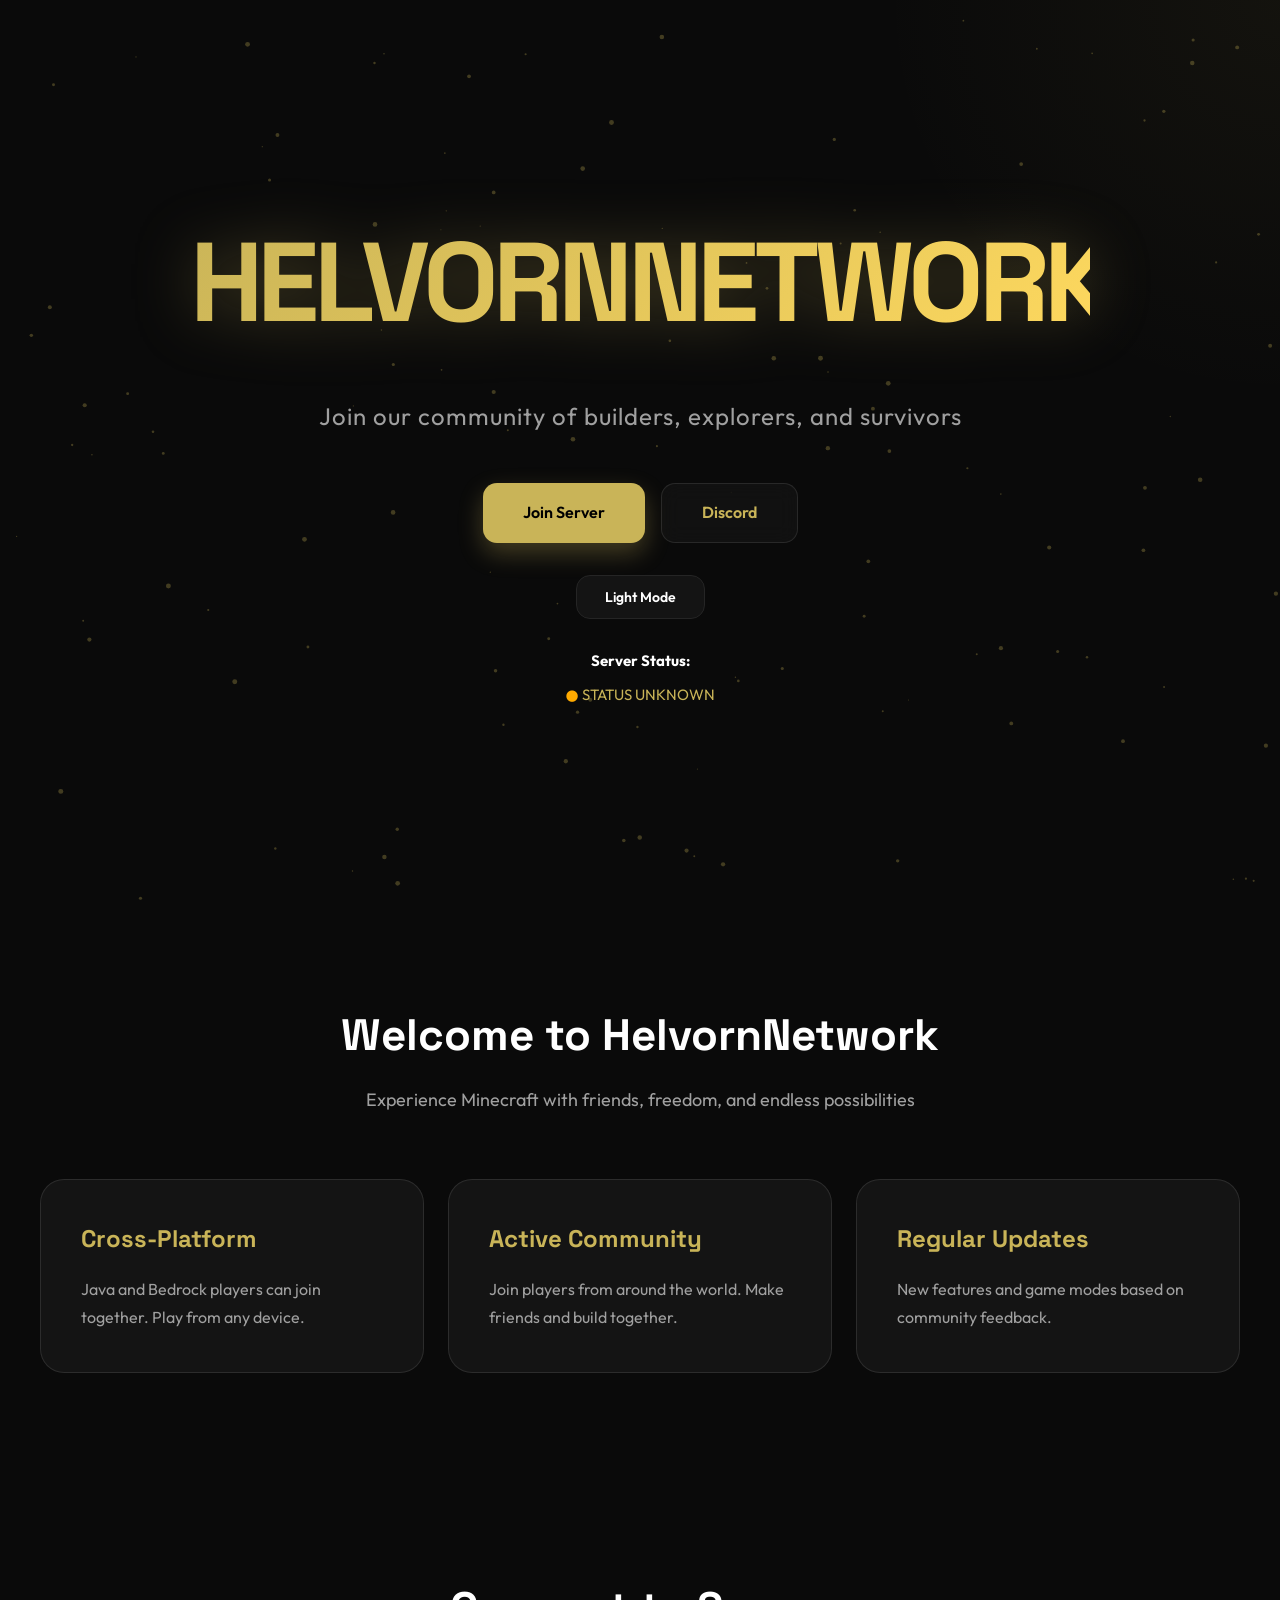
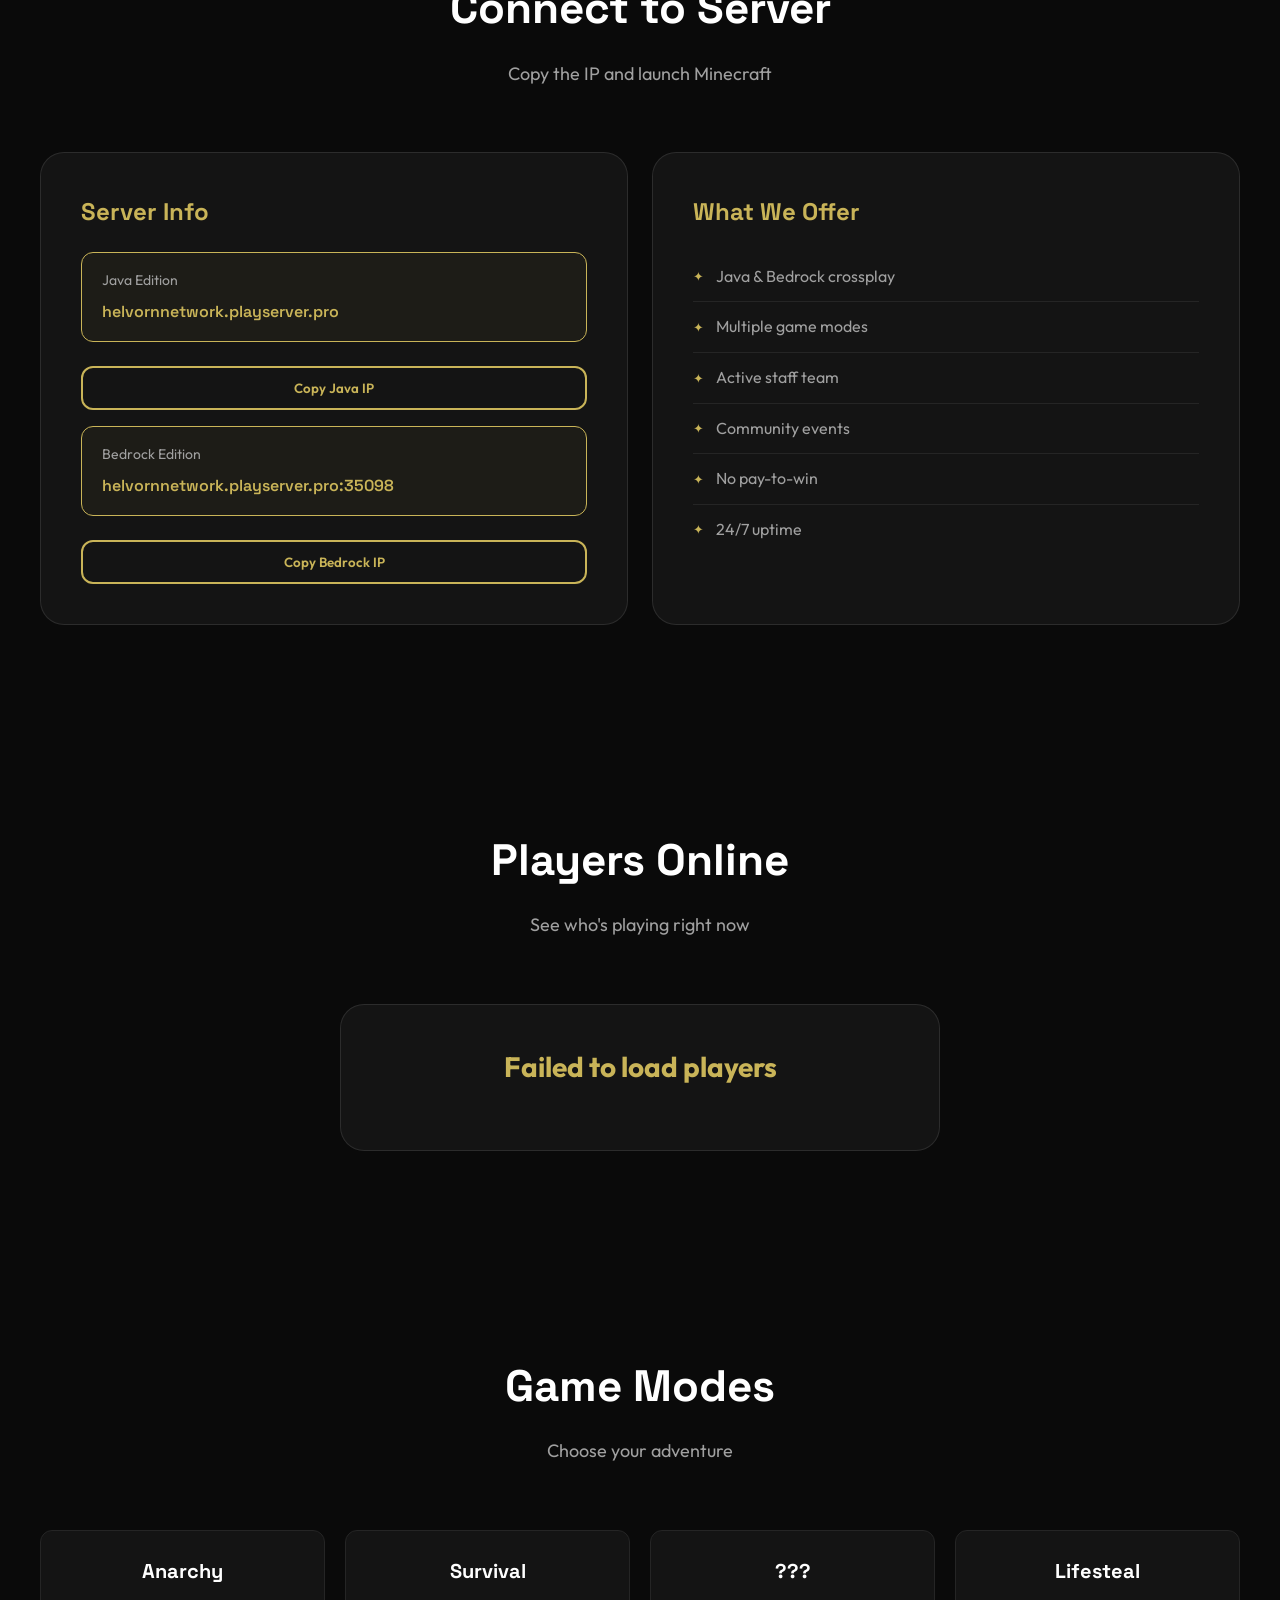
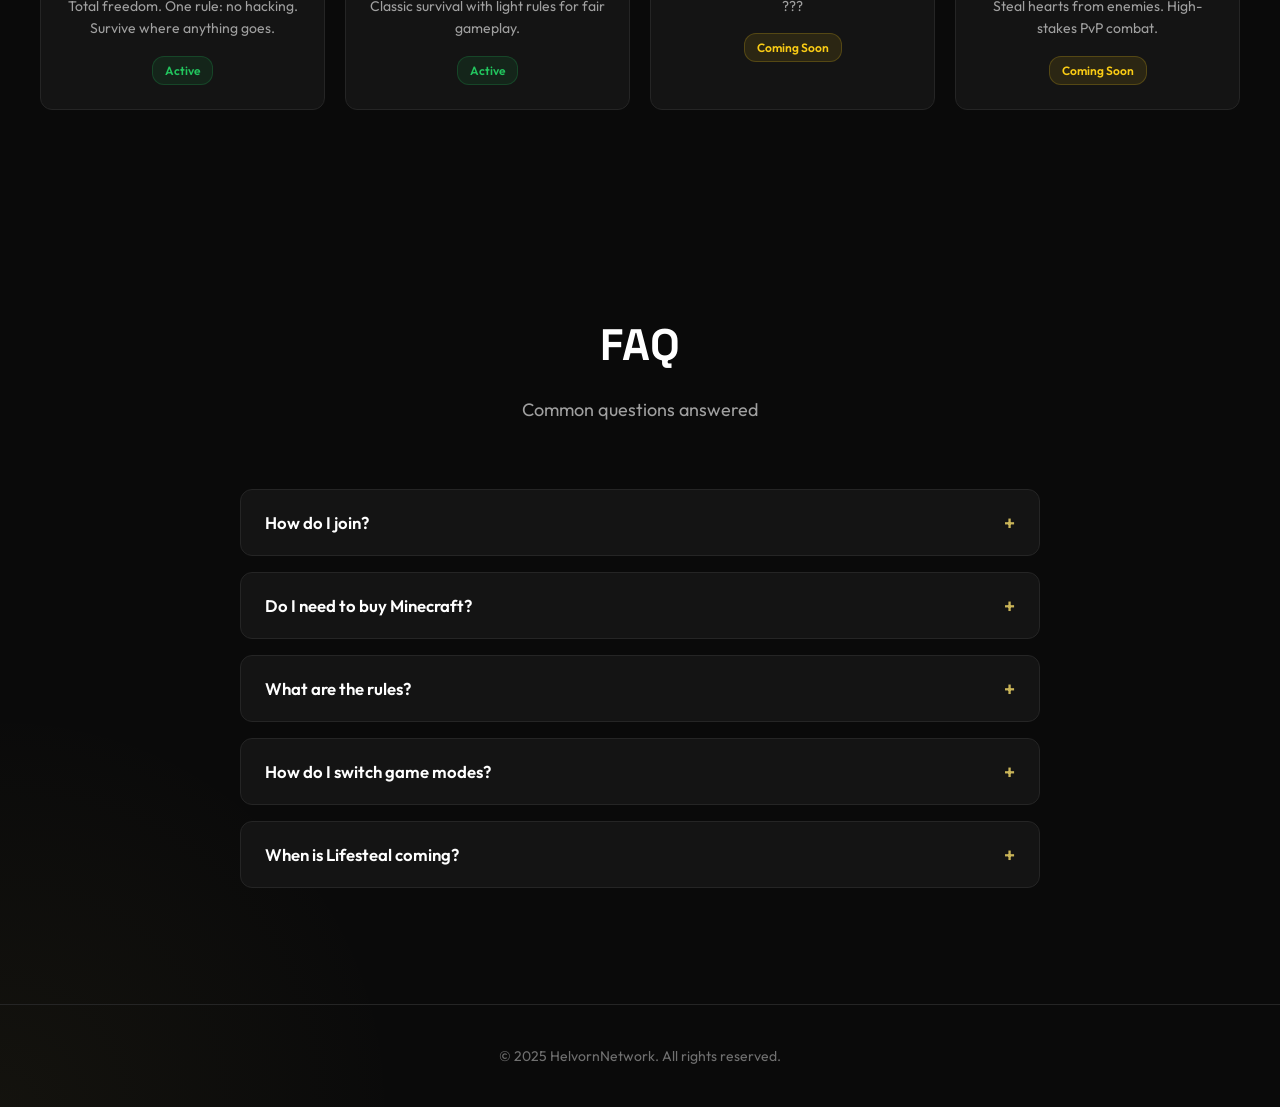
<file: index.html>
<!DOCTYPE html>
<html lang="en">
<head>
    <meta charset="UTF-8">
    <meta name="viewport" content="width=device-width, initial-scale=1.0">
    <title>HelvornNetwork - Minecraft Server</title>
    <meta name="description" content="Join HelvornNetwork - Multiple game modes, Java & Bedrock crossplay, active community.">
    <meta property="og:title" content="HelvornNetwork">
    <meta property="og:description" content="Minecraft server with Anarchy, Survival, and more!">
    <link rel="stylesheet" href="style.css">
</head>
<body>

    <canvas id="particles"></canvas>

    <header class="hero">
        <div class="hero-wrapper">
            <h1 class="title">HelvornNetwork</h1>
            <p class="subtitle">Join our community of builders, explorers, and survivors</p>
            
            <div class="button-group">
                <a href="#server-info" class="button primary">Join Server</a>
                <a href="https://discord.gg/4H3Cgj77DH" class="button secondary" target="_blank">Discord</a>
            </div>
            
            <button id="theme-btn" class="button theme-toggle">
                <span id="theme-label">Light Mode</span>
            </button>
            
            <div class="server-status">
                <strong>Server Status:</strong>
                <div id="server-status">Checking...</div>
            </div>
        </div>
    </header>

    <main>
        <section class="features">
            <div class="content-wrapper">
                <div class="section-heading">
                    <h2>Welcome to HelvornNetwork</h2>
                    <p>Experience Minecraft with friends, freedom, and endless possibilities</p>
                </div>

                <div class="feature-grid">
                    <div class="feature-box">
                        <h3>Cross-Platform</h3>
                        <p>Java and Bedrock players can join together. Play from any device.</p>
                    </div>

                    <div class="feature-box">
                        <h3>Active Community</h3>
                        <p>Join players from around the world. Make friends and build together.</p>
                    </div>

                    <div class="feature-box">
                        <h3>Regular Updates</h3>
                        <p>New features and game modes based on community feedback.</p>
                    </div>
                </div>
            </div>
        </section>

        <section id="server-info" class="server-section">
            <div class="content-wrapper">
                <div class="section-heading">
                    <h2>Connect to Server</h2>
                    <p>Copy the IP and launch Minecraft</p>
                </div>

                <div class="info-grid">
                    <div class="info-card">
                        <h3>Server Info</h3>
                        <div class="ip-box">
                            <label>Java Edition</label>
                            <code id="java-ip">helvornnetwork.playserver.pro</code>
                        </div>
                        <button class="copy-btn" onclick="copyIP('java-ip')">Copy Java IP</button>
                        
                        <div class="ip-box">
                            <label>Bedrock Edition</label>
                            <code id="bedrock-ip">helvornnetwork.playserver.pro:35098</code>
                        </div>
                        <button class="copy-btn" onclick="copyIP('bedrock-ip')">Copy Bedrock IP</button>
                    </div>

                    <div class="info-card">
                        <h3>What We Offer</h3>
                        <ul class="features-list">
                            <li>Java & Bedrock crossplay</li>
                            <li>Multiple game modes</li>
                            <li>Active staff team</li>
                            <li>Community events</li>
                            <li>No pay-to-win</li>
                            <li>24/7 uptime</li>
                        </ul>
                    </div>
                </div>
            </div>
        </section>

        <section class="players-section">
            <div class="content-wrapper">
                <div class="section-heading">
                    <h2>Players Online</h2>
                    <p>See who's playing right now</p>
                </div>

                <div class="players-card">
                    <div id="player-count" class="player-counter">Loading...</div>
                    <div id="player-list" class="player-grid"></div>
                </div>
            </div>
        </section>

        <section class="modes-section">
            <div class="content-wrapper">
                <div class="section-heading">
                    <h2>Game Modes</h2>
                    <p>Choose your adventure</p>
                </div>

                <div class="modes-grid">
                    <div class="mode-box">
                        <h3>Anarchy</h3>
                        <p>Total freedom. One rule: no hacking. Survive where anything goes.</p>
                        <span class="badge active">Active</span>
                    </div>

                    <div class="mode-box">
                        <h3>Survival</h3>
                        <p>Classic survival with light rules for fair gameplay.</p>
                        <span class="badge active">Active</span>
                    </div>

                    <div class="mode-box">
                        <h3>???</h3>
                        <p>???</p>
                        <span class="badge coming">Coming Soon</span>
                    </div>

                    <div class="mode-box">
                        <h3>Lifesteal</h3>
                        <p>Steal hearts from enemies. High-stakes PvP combat.</p>
                        <span class="badge coming">Coming Soon</span>
                    </div>
                </div>
            </div>
        </section>

        <section class="faq-section">
            <div class="content-wrapper">
                <div class="section-heading">
                    <h2>FAQ</h2>
                    <p>Common questions answered</p>
                </div>

                <div class="faq-list">
                    <div class="faq-box">
                        <button class="faq-btn" onclick="toggleAnswer(this)">
                            <span>How do I join?</span>
                            <span class="plus">+</span>
                        </button>
                        <div class="faq-answer">
                            <p>Copy the IP above and add it to your server list. If offline, try joining twice to wake the server.</p>
                        </div>
                    </div>

                    <div class="faq-box">
                        <button class="faq-btn" onclick="toggleAnswer(this)">
                            <span>Do I need to buy Minecraft?</span>
                            <span class="plus">+</span>
                        </button>
                        <div class="faq-answer">
                            <p>We support both premium and cracked clients. Join with or without purchasing.</p>
                        </div>
                    </div>

                    <div class="faq-box">
                        <button class="faq-btn" onclick="toggleAnswer(this)">
                            <span>What are the rules?</span>
                            <span class="plus">+</span>
                        </button>
                        <div class="faq-answer">
                            <p>Anarchy: no hacking only. Survival: basic anti-griefing. Check Discord for full rules.</p>
                        </div>
                    </div>

                    <div class="faq-box">
                        <button class="faq-btn" onclick="toggleAnswer(this)">
                            <span>How do I switch game modes?</span>
                            <span class="plus">+</span>
                        </button>
                        <div class="faq-answer">
                            <p>Contact an admin on Discord or use in-game commands if you have permissions.</p>
                        </div>
                    </div>

                    <div class="faq-box">
                        <button class="faq-btn" onclick="toggleAnswer(this)">
                            <span>When is Lifesteal coming?</span>
                            <span class="plus">+</span>
                        </button>
                        <div class="faq-answer">
                            <p>Currently in development. Join Discord for updates and beta testing opportunities.</p>
                        </div>
                    </div>
                </div>
            </div>
        </section>
    </main>

    <footer>
        <p>&copy; 2025 HelvornNetwork. All rights reserved.</p>
    </footer>

    <script src="script.js"></script>

</body>
</html>
</file>
<file: style.css>
@import url('https://fonts.googleapis.com/css2?family=Outfit:wght@300;400;600;800&family=Space+Grotesk:wght@300;500;700&display=swap');

* {
    margin: 0;
    padding: 0;
    box-sizing: border-box;
}

:root {
    --dark-bg: #0a0a0a;
    --dark-surface: #141414;
    --dark-elevated: #1a1a1a;
    --gold: #c9b458;
    --gold-dim: #a89548;
    --gold-glow: rgba(201, 180, 88, 0.3);
    --text-main: #ffffff;
    --text-secondary: #a0a0a0;
    --text-muted: #707070;
    --border-color: #252525;
    --glass-bg: rgba(255, 255, 255, 0.03);
    --glass-border: rgba(255, 255, 255, 0.1);
}

[data-theme="light"] {
    --dark-bg: #ffffff;
    --dark-surface: #f8f8f8;
    --dark-elevated: #f0f0f0;
    --text-main: #0a0a0a;
    --text-secondary: #505050;
    --text-muted: #707070;
    --border-color: #e0e0e0;
    --glass-bg: rgba(0, 0, 0, 0.02);
    --glass-border: rgba(0, 0, 0, 0.08);
}

html {
    scroll-behavior: smooth;
}

body {
    font-family: 'Outfit', -apple-system, system-ui, sans-serif;
    background: var(--dark-bg);
    background-image: 
        radial-gradient(circle at top right, rgba(201, 180, 88, 0.05), transparent 400px),
        radial-gradient(circle at bottom left, rgba(201, 180, 88, 0.05), transparent 400px);
    color: var(--text-main);
    line-height: 1.6;
    overflow-x: hidden;
    transition: background 0.5s;
}

#particles {
    position: fixed;
    top: 0;
    left: 0;
    width: 100%;
    height: 100%;
    z-index: -1;
    opacity: 0.6;
    pointer-events: none;
}

.hero {
    min-height: 100vh;
    display: flex;
    align-items: center;
    justify-content: center;
    text-align: center;
    padding: 60px 20px;
}

.hero-wrapper {
    max-width: 900px;
}

.title {
    font-family: 'Space Grotesk', sans-serif;
    font-size: clamp(3.5rem, 12vw, 7rem);
    font-weight: 900;
    letter-spacing: -0.05em;
    margin-bottom: 24px;
    background: linear-gradient(135deg, var(--gold), #ffd95e);
    -webkit-background-clip: text;
    -webkit-text-fill-color: transparent;
    background-clip: text;
    filter: drop-shadow(0 0 30px var(--gold-glow));
    text-transform: uppercase;
}

.subtitle {
    font-size: clamp(1.1rem, 3vw, 1.5rem);
    color: var(--text-secondary);
    margin-bottom: 48px;
    font-weight: 400;
    letter-spacing: 1px;
}

.button-group {
    display: flex;
    gap: 16px;
    justify-content: center;
    flex-wrap: wrap;
    margin-bottom: 20px;
}

.button {
    padding: 16px 40px;
    border-radius: 14px;
    font-size: 16px;
    font-weight: 600;
    text-decoration: none;
    display: inline-flex;
    align-items: center;
    justify-content: center;
    transition: all 0.3s;
    border: none;
    cursor: pointer;
    font-family: inherit;
}

.button.primary {
    background: var(--gold);
    color: #000;
    box-shadow: 0 10px 25px var(--gold-glow);
}

.button.primary:hover {
    background: #ffd95e;
    transform: translateY(-5px) scale(1.02);
    box-shadow: 0 15px 35px var(--gold-glow);
}

.button.secondary {
    background: var(--glass-bg);
    color: var(--gold);
    border: 1px solid var(--glass-border);
    backdrop-filter: blur(10px);
}

.button.secondary:hover {
    background: var(--glass-border);
    border-color: var(--gold);
    transform: translateY(-5px);
}

.button.theme-toggle {
    background: var(--dark-surface);
    color: var(--text-main);
    border: 1px solid var(--border-color);
    padding: 12px 28px;
    font-size: 14px;
    margin-top: 12px;
}

.button.theme-toggle:hover {
    background: var(--dark-elevated);
    border-color: var(--gold);
}

.server-status {
    margin-top: 30px;
    font-size: 15px;
}

.server-status strong {
    display: block;
    margin-bottom: 10px;
}

#server-status {
    color: var(--gold);
}

section {
    padding: 100px 20px;
}

.content-wrapper {
    max-width: 1200px;
    margin: 0 auto;
}

.section-heading {
    text-align: center;
    margin-bottom: 64px;
}

.section-heading h2 {
    font-family: 'Space Grotesk', sans-serif;
    font-size: clamp(2rem, 5vw, 2.75rem);
    font-weight: 800;
    margin-bottom: 16px;
}

.section-heading p {
    font-size: 1.125rem;
    color: var(--text-secondary);
}

.feature-grid {
    display: grid;
    grid-template-columns: repeat(auto-fit, minmax(280px, 1fr));
    gap: 24px;
}

.feature-box {
    background: var(--dark-surface);
    backdrop-filter: blur(15px);
    border: 1px solid var(--glass-border);
    border-radius: 24px;
    padding: 40px;
    transition: all 0.4s;
}

.feature-box:hover {
    border-color: var(--gold);
    transform: translateY(-10px);
    box-shadow: 0 20px 40px rgba(0, 0, 0, 0.4);
}

.feature-box h3 {
    font-family: 'Space Grotesk', sans-serif;
    font-size: 1.5rem;
    font-weight: 700;
    color: var(--gold);
    margin-bottom: 16px;
}

.feature-box p {
    color: var(--text-secondary);
    line-height: 1.8;
}

.info-grid {
    display: grid;
    grid-template-columns: repeat(auto-fit, minmax(300px, 1fr));
    gap: 24px;
}

.info-card {
    background: var(--dark-surface);
    backdrop-filter: blur(15px);
    border: 1px solid var(--glass-border);
    border-radius: 24px;
    padding: 40px;
    transition: all 0.4s;
}

.info-card:hover {
    border-color: var(--gold);
    transform: translateY(-10px);
    box-shadow: 0 20px 40px rgba(0, 0, 0, 0.4);
}

.info-card h3 {
    font-family: 'Space Grotesk', sans-serif;
    font-size: 1.5rem;
    font-weight: 700;
    color: var(--gold);
    margin-bottom: 20px;
}

.ip-box {
    background: rgba(201, 180, 88, 0.05);
    border: 1px solid var(--gold);
    padding: 16px 20px;
    border-radius: 12px;
    margin: 16px 0;
}

.ip-box label {
    display: block;
    font-size: 14px;
    color: var(--text-secondary);
    margin-bottom: 8px;
}

.ip-box code {
    display: block;
    font-family: 'Space Grotesk', monospace;
    font-size: 16px;
    color: var(--gold);
    font-weight: 600;
}

.copy-btn {
    width: 100%;
    padding: 12px;
    background: transparent;
    color: var(--gold);
    border: 2px solid var(--gold);
    border-radius: 12px;
    font-weight: 600;
    cursor: pointer;
    transition: all 0.2s;
    margin-top: 8px;
    font-family: inherit;
}

.copy-btn:hover {
    background: var(--gold);
    color: #000;
}

.features-list {
    list-style: none;
    padding: 0;
}

.features-list li {
    padding: 12px 0;
    color: var(--text-secondary);
    border-bottom: 1px solid var(--border-color);
    display: flex;
    align-items: center;
    gap: 12px;
}

.features-list li:last-child {
    border-bottom: none;
}

.features-list li::before {
    content: '✦';
    color: var(--gold);
    font-size: 0.8rem;
}

.players-card {
    background: var(--dark-surface);
    backdrop-filter: blur(15px);
    border: 1px solid var(--glass-border);
    border-radius: 24px;
    padding: 40px;
    max-width: 600px;
    margin: 0 auto;
}

.player-counter {
    font-size: 1.75rem;
    font-weight: 700;
    color: var(--gold);
    margin-bottom: 20px;
    text-align: center;
}

.player-grid {
    display: grid;
    gap: 12px;
    max-height: 320px;
    overflow-y: auto;
}

.player-item {
    display: flex;
    align-items: center;
    gap: 16px;
    padding: 12px 16px;
    background: var(--dark-elevated);
    border-radius: 12px;
    transition: all 0.2s;
    border: 1px solid transparent;
}

.player-item:hover {
    background: var(--glass-border);
    border-color: var(--gold-glow);
    transform: translateX(5px);
}

.player-item img {
    width: 40px;
    height: 40px;
    border-radius: 6px;
    image-rendering: pixelated;
}

.player-item span {
    font-weight: 600;
    color: var(--text-main);
}

.modes-grid {
    display: grid;
    grid-template-columns: repeat(auto-fit, minmax(240px, 1fr));
    gap: 20px;
}

.mode-box {
    background: var(--dark-surface);
    border: 1px solid var(--border-color);
    border-radius: 12px;
    padding: 24px;
    text-align: center;
    transition: all 0.3s;
}

.mode-box:hover {
    border-color: var(--gold);
    transform: translateY(-4px);
}

.mode-box h3 {
    font-family: 'Space Grotesk', sans-serif;
    font-size: 1.25rem;
    font-weight: 700;
    margin-bottom: 8px;
}

.mode-box p {
    font-size: 14px;
    color: var(--text-secondary);
    line-height: 1.6;
    margin-bottom: 16px;
}

.badge {
    display: inline-block;
    padding: 4px 12px;
    border-radius: 12px;
    font-size: 12px;
    font-weight: 600;
}

.badge.active {
    background: rgba(34, 197, 94, 0.1);
    color: #22c55e;
    border: 1px solid rgba(34, 197, 94, 0.2);
}

.badge.coming {
    background: rgba(250, 204, 21, 0.1);
    color: #facc15;
    border: 1px solid rgba(250, 204, 21, 0.2);
}

.faq-list {
    max-width: 800px;
    margin: 0 auto;
}

.faq-box {
    background: var(--dark-surface);
    border: 1px solid var(--border-color);
    border-radius: 12px;
    margin-bottom: 16px;
    overflow: hidden;
    transition: border-color 0.2s;
}

.faq-box:hover {
    border-color: var(--gold);
}

.faq-btn {
    width: 100%;
    padding: 20px 24px;
    background: transparent;
    border: none;
    text-align: left;
    cursor: pointer;
    display: flex;
    justify-content: space-between;
    align-items: center;
    font-size: 1.05rem;
    font-weight: 600;
    color: var(--text-main);
    transition: color 0.2s;
    font-family: inherit;
}

.faq-btn:hover {
    color: var(--gold);
}

.faq-btn .plus {
    color: var(--gold);
    font-size: 1.25rem;
    transition: transform 0.3s;
}

.faq-box.open .plus {
    transform: rotate(45deg);
}

.faq-answer {
    max-height: 0;
    overflow: hidden;
    transition: max-height 0.3s;
}

.faq-answer p {
    padding: 0 24px 20px 24px;
    color: var(--text-secondary);
    line-height: 1.8;
}

.faq-box.open .faq-answer {
    max-height: 500px;
}

footer {
    border-top: 1px solid var(--border-color);
    padding: 40px 20px;
    text-align: center;
    color: var(--text-muted);
    font-size: 14px;
}

::-webkit-scrollbar {
    width: 8px;
}

::-webkit-scrollbar-track {
    background: var(--dark-surface);
}

::-webkit-scrollbar-thumb {
    background: var(--gold);
    border-radius: 4px;
}

::-webkit-scrollbar-thumb:hover {
    background: var(--gold-dim);
}

@media (max-width: 768px) {
    section {
        padding: 60px 16px;
    }
    
    .button-group {
        flex-direction: column;
    }
    
    .button {
        width: 100%;
    }
}
</file>
